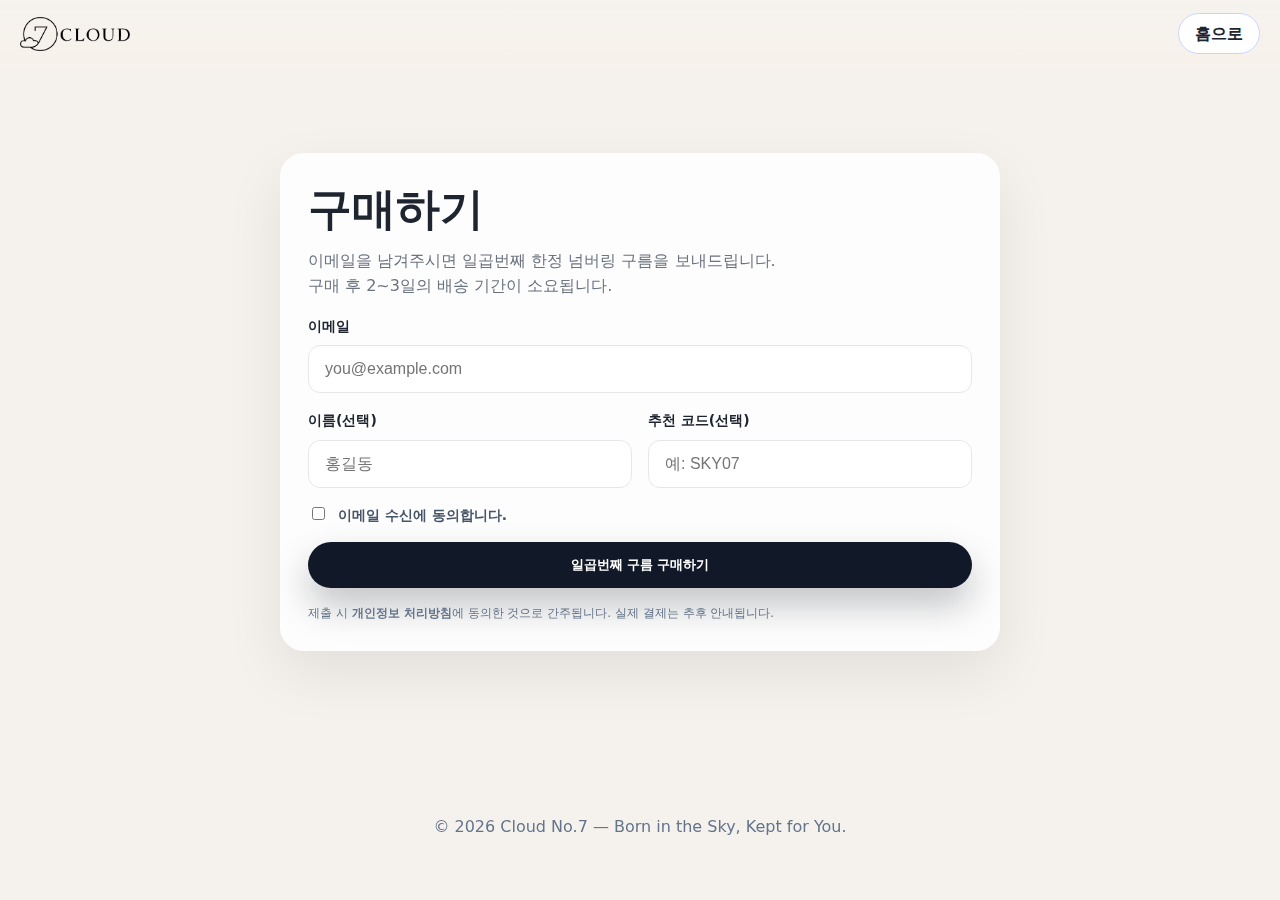
<file: cloud_no7_buy.html>
<!DOCTYPE html>
<html lang="ko">
<head>
  <meta charset="utf-8">
  <meta name="viewport" content="width=device-width, initial-scale=1">
  <title>Cloud No.7 — 구매하기</title>
  <meta name="description" content="Cloud No.7 구매 알림 등록 — 이메일을 남기면 한정 넘버링 Founders Batch 소식을 가장 먼저 전해드립니다.">
  <meta name="theme-color" content="#F5F2EE">
  <link rel="preconnect" href="https://fonts.googleapis.com">
  <link rel="preconnect" href="https://fonts.gstatic.com" crossorigin>
  <link href="https://fonts.googleapis.com/css2?family=Pretendard:wght@300;400;600&family=Playfair+Display:wght@400;600&display=swap" rel="stylesheet">
  <style>
    :root{
      --bg:#F5F2EE; --ink:#1e2430; --muted:#6b7280; --accent:#0ea5e9;
      --card:#ffffffd9; --radius:24px;
    }
    *{box-sizing:border-box}
    html,body{margin:0;background:var(--bg);color:var(--ink);
      font-family:'Pretendard', system-ui,-apple-system,'Segoe UI',Roboto,'Helvetica Neue',Arial,'Noto Sans KR',sans-serif; line-height:1.6}
    a{color:inherit;text-decoration:none}
    img{max-width:100%;display:block}
    .nav{position:fixed; inset:0 0 auto 0; height:68px; z-index:50;
      display:flex; align-items:center; justify-content:space-between; padding:0 20px;
      background:linear-gradient(180deg, rgba(245,242,238,.85), rgba(245,242,238,0));
      backdrop-filter:saturate(180%) blur(8px);
    }
    .brand{display:flex; gap:10px; align-items:center}
    .logo{height:34px;}
    .brand h1{font:600 18px/1 'Playfair Display',serif; margin:0}
    .nav a.btn{padding:10px 16px; border-radius:999px; border:1px solid #c7d2fe; background:#fff; font-weight:600}
    .wrap{min-height:100vh; display:flex; flex-direction:column;}
    .hero{
      position:relative; display:grid; place-items:center; padding:90px 20px 60px;
      text-align:center;
      flex-grow: 1;
      overflow: hidden;
    }
    .sky{
      position:absolute; inset:-2rem -2rem 0 -2rem; z-index:-2;
      background:
        linear-gradient(180deg, rgba(255,255,255,.9) 0%, rgba(245,242,238,.6) 25%, rgba(245,242,238,.95) 100%),
        url('https://images.unsplash.com/photo-1519681393784-d120267933ba?q=80&w=1600&auto=format&fit=crop');
      background-size:cover; background-position:center 35%;
      filter:saturate(105%) contrast(102%);
    }
    .card{
      max-width:720px; width:100%;
      background:var(--card); padding:28px; border-radius:var(--radius);
      box-shadow:0 22px 60px rgba(0,0,0,.08);
      backdrop-filter: blur(6px);
      text-align:left;
    }
    .h2{font:600 clamp(28px,4.6vw,44px)/1.15 'Playfair Display',serif; margin:0 0 10px}
    .muted{color:var(--muted)}
    form{display:grid; gap:16px; margin-top:12px}
    .field{display:grid; gap:8px}
    label{font-weight:600; font-size:14px}
    input[type="email"], input[type="text"]{
      padding:14px 16px; border-radius:12px; border:1px solid #e5e7eb; background:#fff; font-size:16px;
      outline: none; transition:border .2s ease, box-shadow .2s ease;
    }
    input[type="email"]:focus, input[type="text"]:focus{border-color:#bfdbfe; box-shadow:0 0 0 6px rgba(191,219,254,.35)}
    .consent{display:flex; gap:10px; align-items:flex-start; font-size:14px; color:#475569}
    .cta{display:inline-flex; align-items:center; gap:10px; justify-content:center;
      padding:14px 22px; border-radius:999px; background:#111827; color:#fff; font-weight:700;
      box-shadow:0 18px 35px rgba(17,24,39,.25); border:none; cursor:pointer}
    .cta:hover{transform:translateY(-1px)}
    .note{font-size:12px; color:#64748b}
    .row{display:grid; grid-template-columns:1fr 1fr; gap:16px}
    @media (max-width:720px){ .row{grid-template-columns:1fr} .card{padding:22px} }
    .success{display:none; background:#e6f9ee; border:1px solid #86efac; color:#065f46; padding:12px 14px; border-radius:12px; font-size:14px}
    .error{display:none; background:#fff2f2; border:1px solid #fecaca; color:#7f1d1d; padding:12px 14px; border-radius:12px; font-size:14px}
    footer{padding:40px 20px 60px; text-align:center; color:#64748b}
  </style>
</head>
<body>
<div class="wrap">
  <header class="nav" role="navigation" aria-label="주요 메뉴">
    <div class="brand">
      <img src="logo_b.png" alt="Cloud No.7 Logo" class="logo">
    </div>
    <nav><a class="btn" href="cloud_no7_index.html">홈으로</a></nav>
  </header>

  <main class="hero">
    <div class="sky" aria-hidden="true"></div>
    <div class="card" role="region" aria-label="구매 알림 등록 카드">
      <div class="h2">구매하기</div>
      <p class="muted">이메일을 남겨주시면 일곱번째 한정 넘버링 구름을 보내드립니다.<br>구매 후 2~3일의 배송 기간이 소요됩니다.</p>

      <div id="msg-success" class="success" role="status">등록되었습니다. 곧 하늘에서 소식을 전할게요 ☁︎</div>
      <div id="msg-error" class="error" role="alert">전송에 실패했습니다. 이메일 형식과 동의 항목을 확인해주세요.</div>

      <form id="subscribe-form" method="POST" action="/subscribe" novalidate>
        <div class="field">
          <label for="email">이메일</label>
          <input id="email" name="email" type="email" placeholder="you@example.com" required />
        </div>

        <div class="row">
          <div class="field">
            <label for="name">이름(선택)</label>
            <input id="name" name="name" type="text" placeholder="홍길동" />
          </div>
          <div class="field">
            <label for="ref">추천 코드(선택)</label>
            <input id="ref" name="ref" type="text" placeholder="예: SKY07" />
          </div>
        </div>

        <!-- Hidden tracking fields -->
        <input type="hidden" id="utm_source" name="utm_source">
        <input type="hidden" id="utm_campaign" name="utm_campaign">
        <input type="hidden" id="utm_medium" name="utm_medium">
        <input type="hidden" id="utm_content" name="utm_content">

        <label class="consent">
          <input type="checkbox" id="agree" required>
          <span>이메일 수신에 동의합니다.</span>
        </label>

        <button class="cta" type="submit" aria-label="이메일 등록">일곱번째 구름 구매하기</button>
        <div class="note">제출 시 <strong>개인정보 처리방침</strong>에 동의한 것으로 간주됩니다. 실제 결제는 추후 안내됩니다.</div>
      </form>
    </div>
  </main>

  <footer>
    © <span id="year"></span> Cloud No.7 — Born in the Sky, Kept for You.
    <div class="note"></div>
  </footer>
</div>

<script>
  // Year
  document.getElementById('year').textContent = new Date().getFullYear();

  // Populate UTM hidden fields
  const params = new URLSearchParams(location.search);
  ['utm_source','utm_campaign','utm_medium','utm_content'].forEach(k=>{
    const el = document.getElementById(k);
    if(el) el.value = params.get(k) || '';
  });

  // Front-end validation + graceful fallback
  const form = document.getElementById('subscribe-form');
  const ok = document.getElementById('msg-success');
  const err = document.getElementById('msg-error');

  form.addEventListener('submit', (e)=>{
    const email = document.getElementById('email').value.trim();
    const agree = document.getElementById('agree').checked;
    if(!email || !/^[^@\s]+@[^@\s]+\.[^@\s]+$/.test(email) || !agree){
      e.preventDefault();
      err.style.display='block'; ok.style.display='none';
      return;
    }
    if(params.get('demo') === 'true'){
      e.preventDefault();
      const payload = {
        email,
        name: document.getElementById('name').value.trim(),
        ref: document.getElementById('ref').value.trim(),
        utm_source: document.getElementById('utm_source').value,
        utm_campaign: document.getElementById('utm_campaign').value,
        utm_medium: document.getElementById('utm_medium').value,
        utm_content: document.getElementById('utm_content').value,
        ts: new Date().toISOString()
      };
      const key = 'cloudno7_subscribers';
      const existing = JSON.parse(localStorage.getItem(key) || '[]');
      existing.push(payload);
      localStorage.setItem(key, JSON.stringify(existing));
      ok.style.display='block'; err.style.display='none';
      form.reset();
    }
  });
</script>
</body>
</html>
</file>
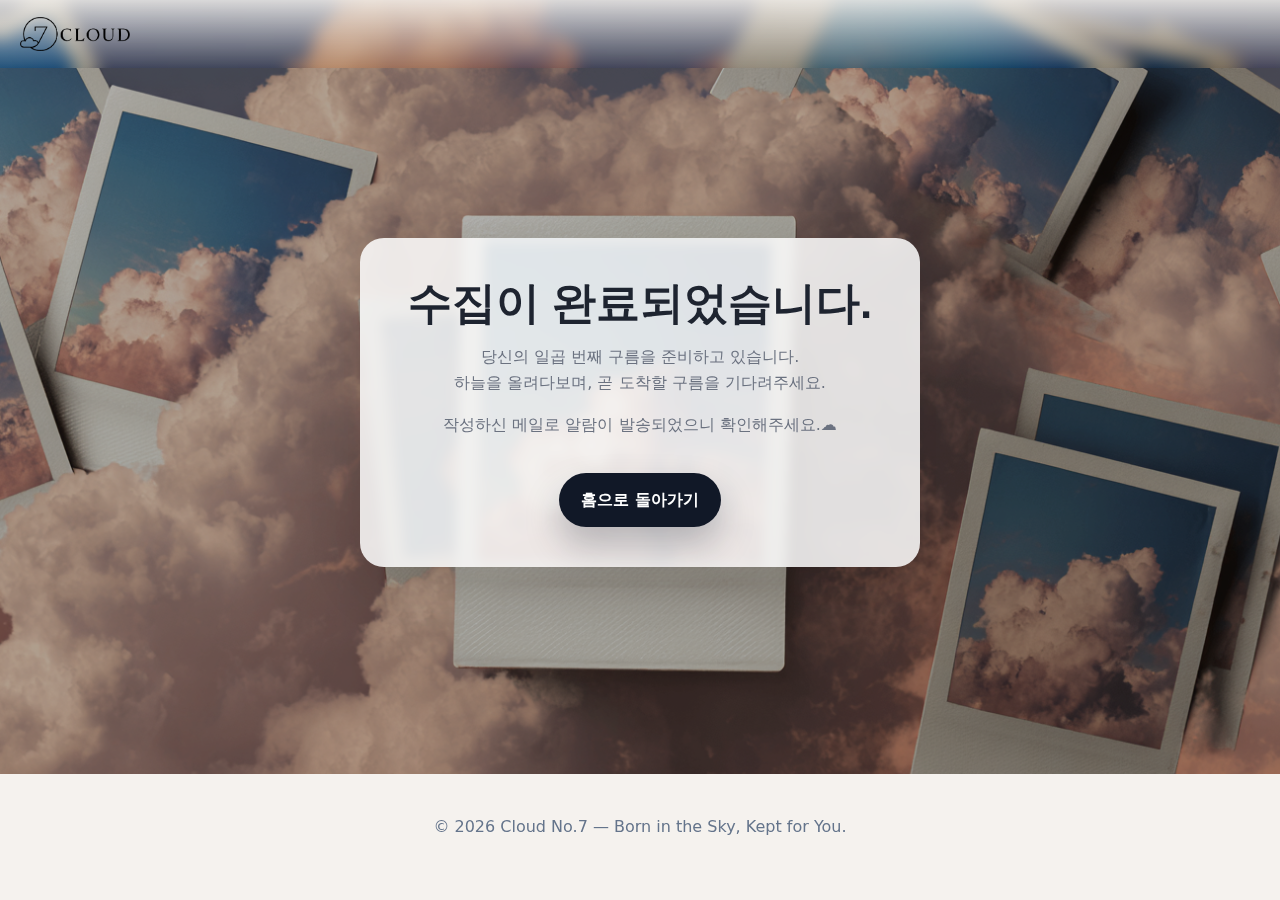
<file: cloud_no7_success.html>
<!DOCTYPE html>
<html lang="ko">
<head>
  <meta charset="utf-8">
  <meta name="viewport" content="width=device-width, initial-scale=1">
  <title>Cloud No.7 — 등록 완료</title>
  <meta name="theme-color" content="#F5F2EE">
  <link rel="preconnect" href="https://fonts.googleapis.com">
  <link rel="preconnect" href="https://fonts.gstatic.com" crossorigin>
  <link href="https://fonts.googleapis.com/css2?family=Pretendard:wght@300;400;600&family=Playfair+Display:wght@400;600&display=swap" rel="stylesheet">
  <style>
    :root{
      --bg:#F5F2EE; --ink:#1e2430; --muted:#6b7280; --accent:#0ea5e9;
      --card:#ffffffd9; --radius:24px;
    }
    *{box-sizing:border-box}
    html,body{margin:0;background:var(--bg);color:var(--ink);
      font-family:'Pretendard', system-ui,-apple-system,'Segoe UI',Roboto,'Helvetica Neue',Arial,'Noto Sans KR',sans-serif; line-height:1.6}
    a{color:inherit;text-decoration:none}
    img{max-width:100%;display:block}
    .nav{position:fixed; inset:0 0 auto 0; height:68px; z-index:50;
      display:flex; align-items:center; justify-content:space-between; padding:0 20px;
      background:linear-gradient(180deg, rgba(245,242,238,.85), rgba(245,242,238,0));
      backdrop-filter:saturate(180%) blur(8px);
    }
    .brand{display:flex; gap:10px; align-items:center}
    .logo{height:34px;}
    .nav a.btn{padding:10px 16px; border-radius:999px; border:1px solid #c7d2fe; background:#fff; font-weight:600}
    .wrap{min-height:100vh; display:flex; flex-direction:column;}
    .hero{
      position:relative; display:grid; place-items:center; padding:90px 20px 60px;
      text-align:center;
      flex-grow: 1;
      overflow: hidden;
    }
    .sky{
      position:absolute; inset:-2rem -2rem 0 -2rem; z-index:0;
      background: linear-gradient(rgba(0,0,0,0.3), rgba(0,0,0,0.3)), url('success_picture.png') center/cover;
      background-size: cover;
    }
    .card{
      max-width:560px; width:100%;
      background:var(--card); padding:40px; border-radius:var(--radius);
      box-shadow:0 22px 60px rgba(0,0,0,.08);
      backdrop-filter: blur(6px);
      text-align:center;
    }
    .h2{font:600 clamp(28px,4.6vw,44px)/1.15 'Pretendard', sans-serif; margin:0 0 10px}
    .muted{color:var(--muted)}
    .cta{display:inline-flex; align-items:center; gap:10px; justify-content:center;
      padding:14px 22px; border-radius:999px; background:#111827; color:#fff; font-weight:700;
      box-shadow:0 18px 35px rgba(17,24,39,.25); border:none; cursor:pointer; margin-top: 20px;}
    .cta:hover{transform:translateY(-1px)}
    footer{padding:40px 20px 60px; text-align:center; color:#64748b}
  </style>
</head>
<body>
<div class="wrap">
  <header class="nav" role="navigation" aria-label="주요 메뉴">
    <div class="brand">
      <a href="/"><img src="logo_b.png" alt="Cloud No.7 Logo" class="logo"></a>
    </div>
  </header>

  <main class="hero">
    <div class="sky" aria-hidden="true"></div>
    <div class="card" role="region" aria-label="등록 완료 카드">
      <div class="h2">수집이 완료되었습니다.</div>
      <p class="muted">당신의 일곱 번째 구름을 준비하고 있습니다.<br>하늘을 올려다보며, 곧 도착할 구름을 기다려주세요.</p>
      <p class="muted">작성하신 메일로 알람이 발송되었으니 확인해주세요.☁︎</p>
      <a href="/" class="cta">홈으로 돌아가기</a>
    </div>
  </main>

  <footer>
    © <span id="year"></span> Cloud No.7 — Born in the Sky, Kept for You.
  </footer>
</div>
<script>
  document.getElementById('year').textContent = new Date().getFullYear();
</script>
</body>
</html>
</file>
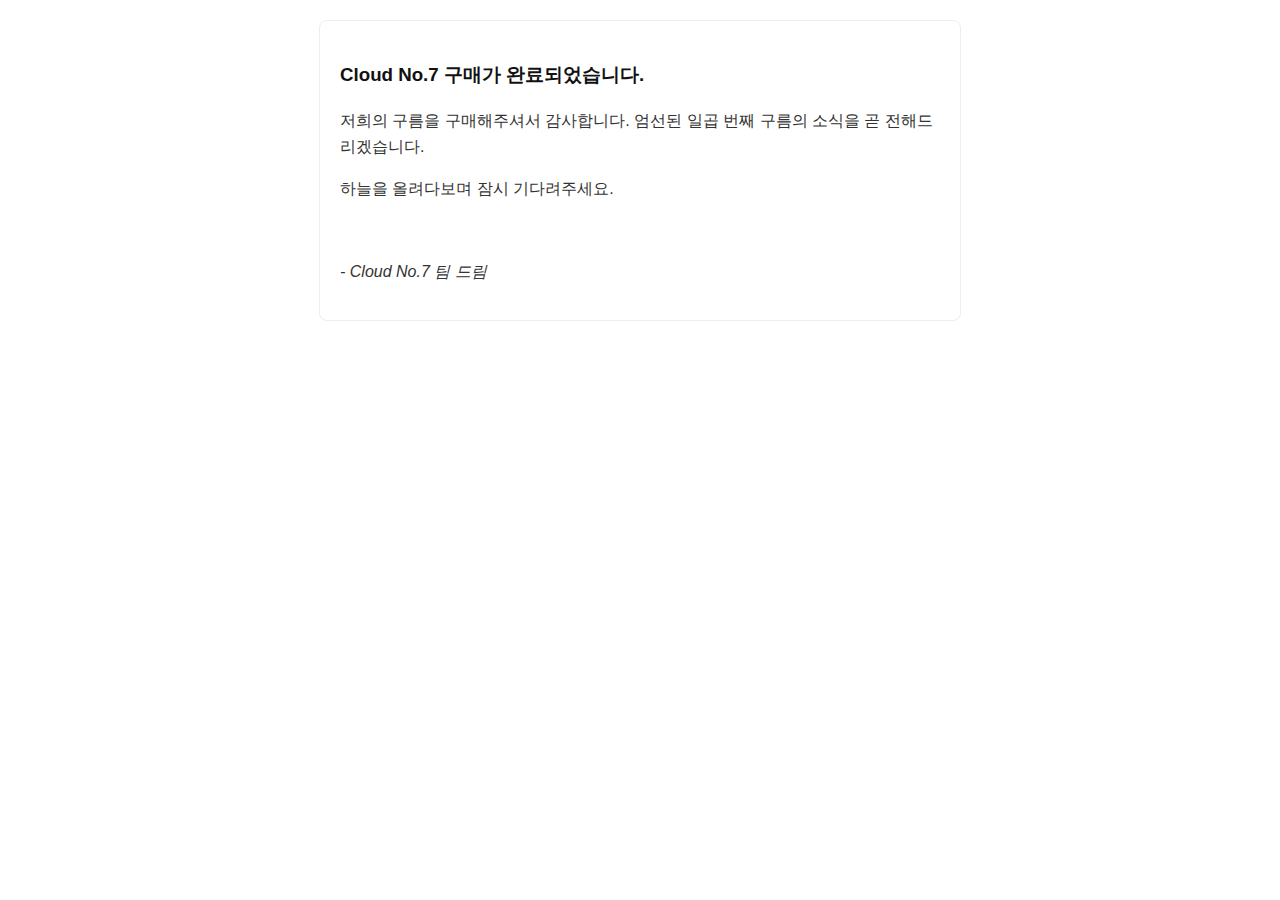
<file: email_template.html>
<!DOCTYPE html>
<html>
<head>
<style>
  body { font-family: sans-serif; line-height: 1.6; color: #333; }
  .container { max-width: 600px; margin: 20px auto; padding: 20px; border: 1px solid #eee; border-radius: 8px; }
  h3 { color: #111; }
</style>
<!-- Google tag (gtag.js) --> <script async src="https://www.googletagmanager.com/gtag/js?id=AW-812219368"></script> <script> window.dataLayer = window.dataLayer || []; function gtag(){dataLayer.push(arguments);} gtag('js', new Date()); gtag('config', 'AW-812219368'); </script>
</head>
<body>
  <div class="container">
    <h3>Cloud No.7 구매가 완료되었습니다.</h3>
    <p>저희의 구름을 구매해주셔서 감사합니다. 엄선된 일곱 번째 구름의 소식을 곧 전해드리겠습니다.</p>
    <p>하늘을 올려다보며 잠시 기다려주세요.</p>
    <br>
    <p><em>- Cloud No.7 팀 드림</em></p>
  </div>
</body>
</html>
</file>
